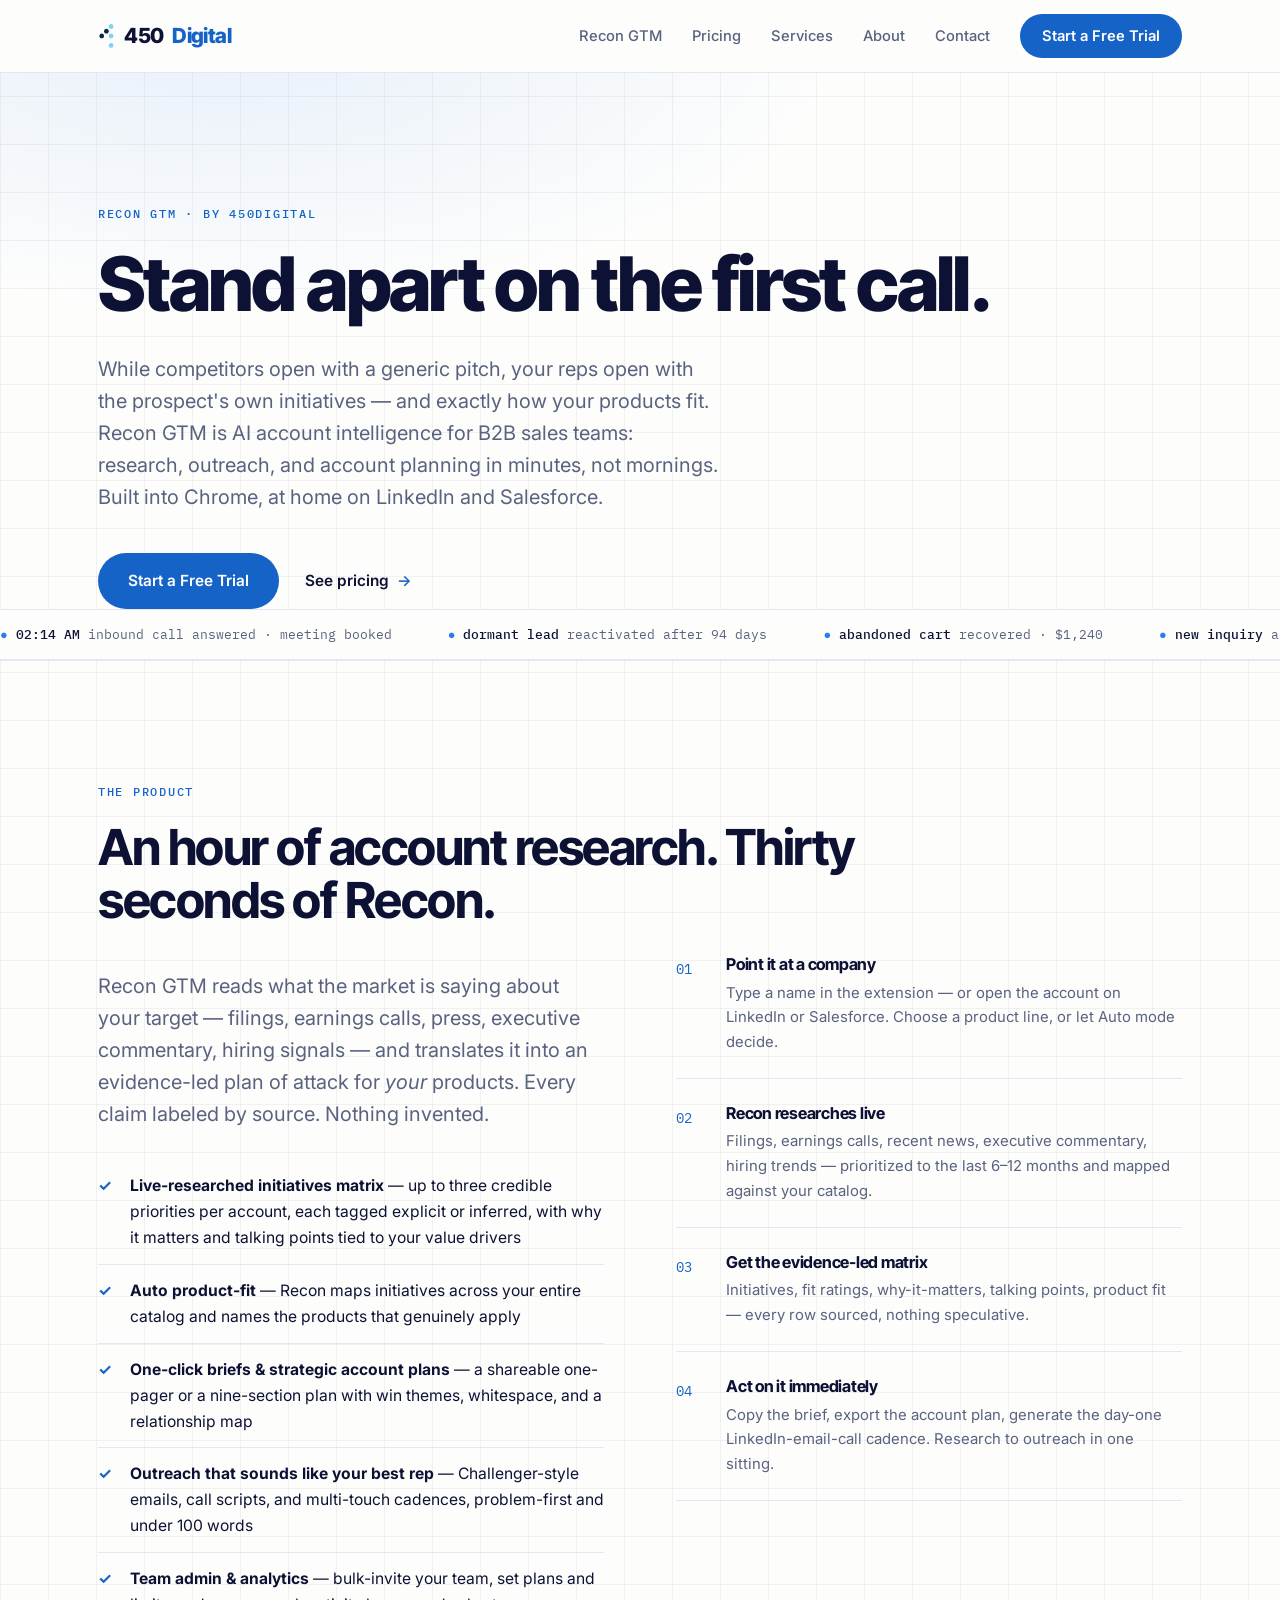
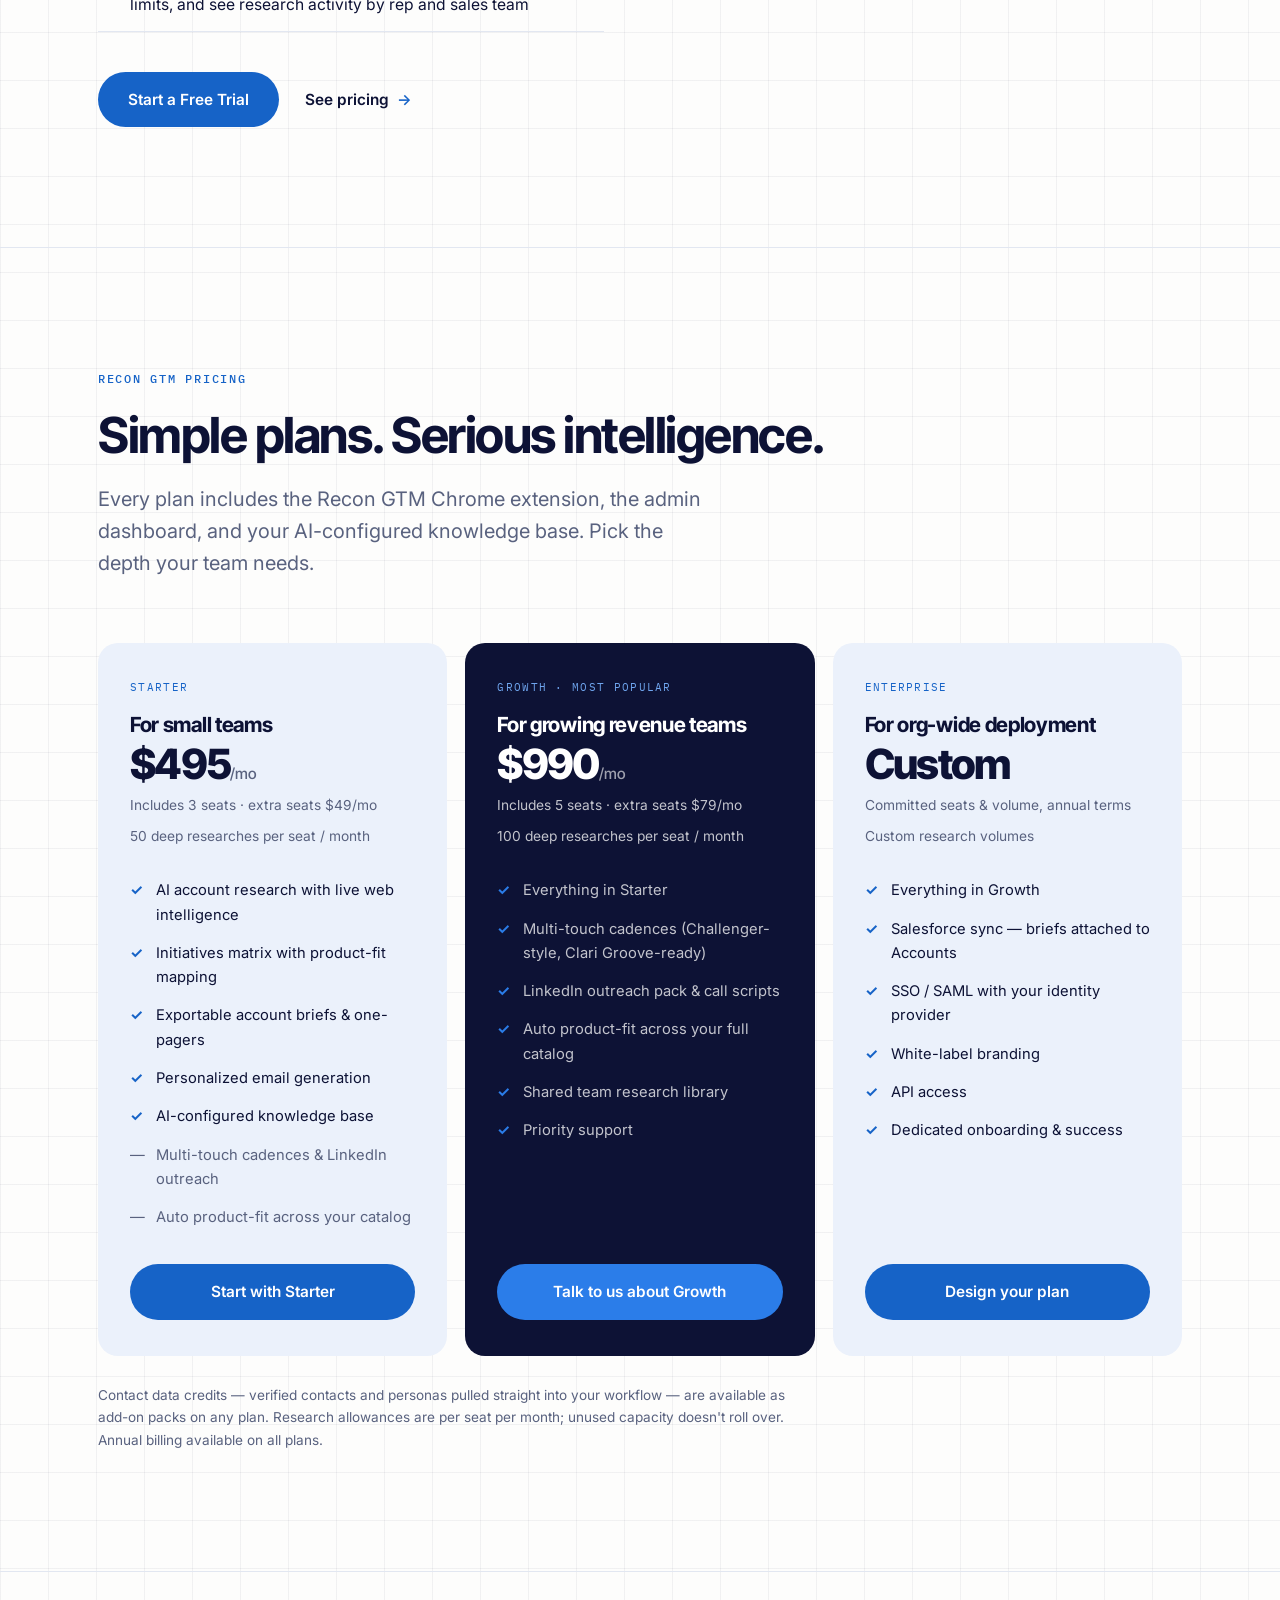
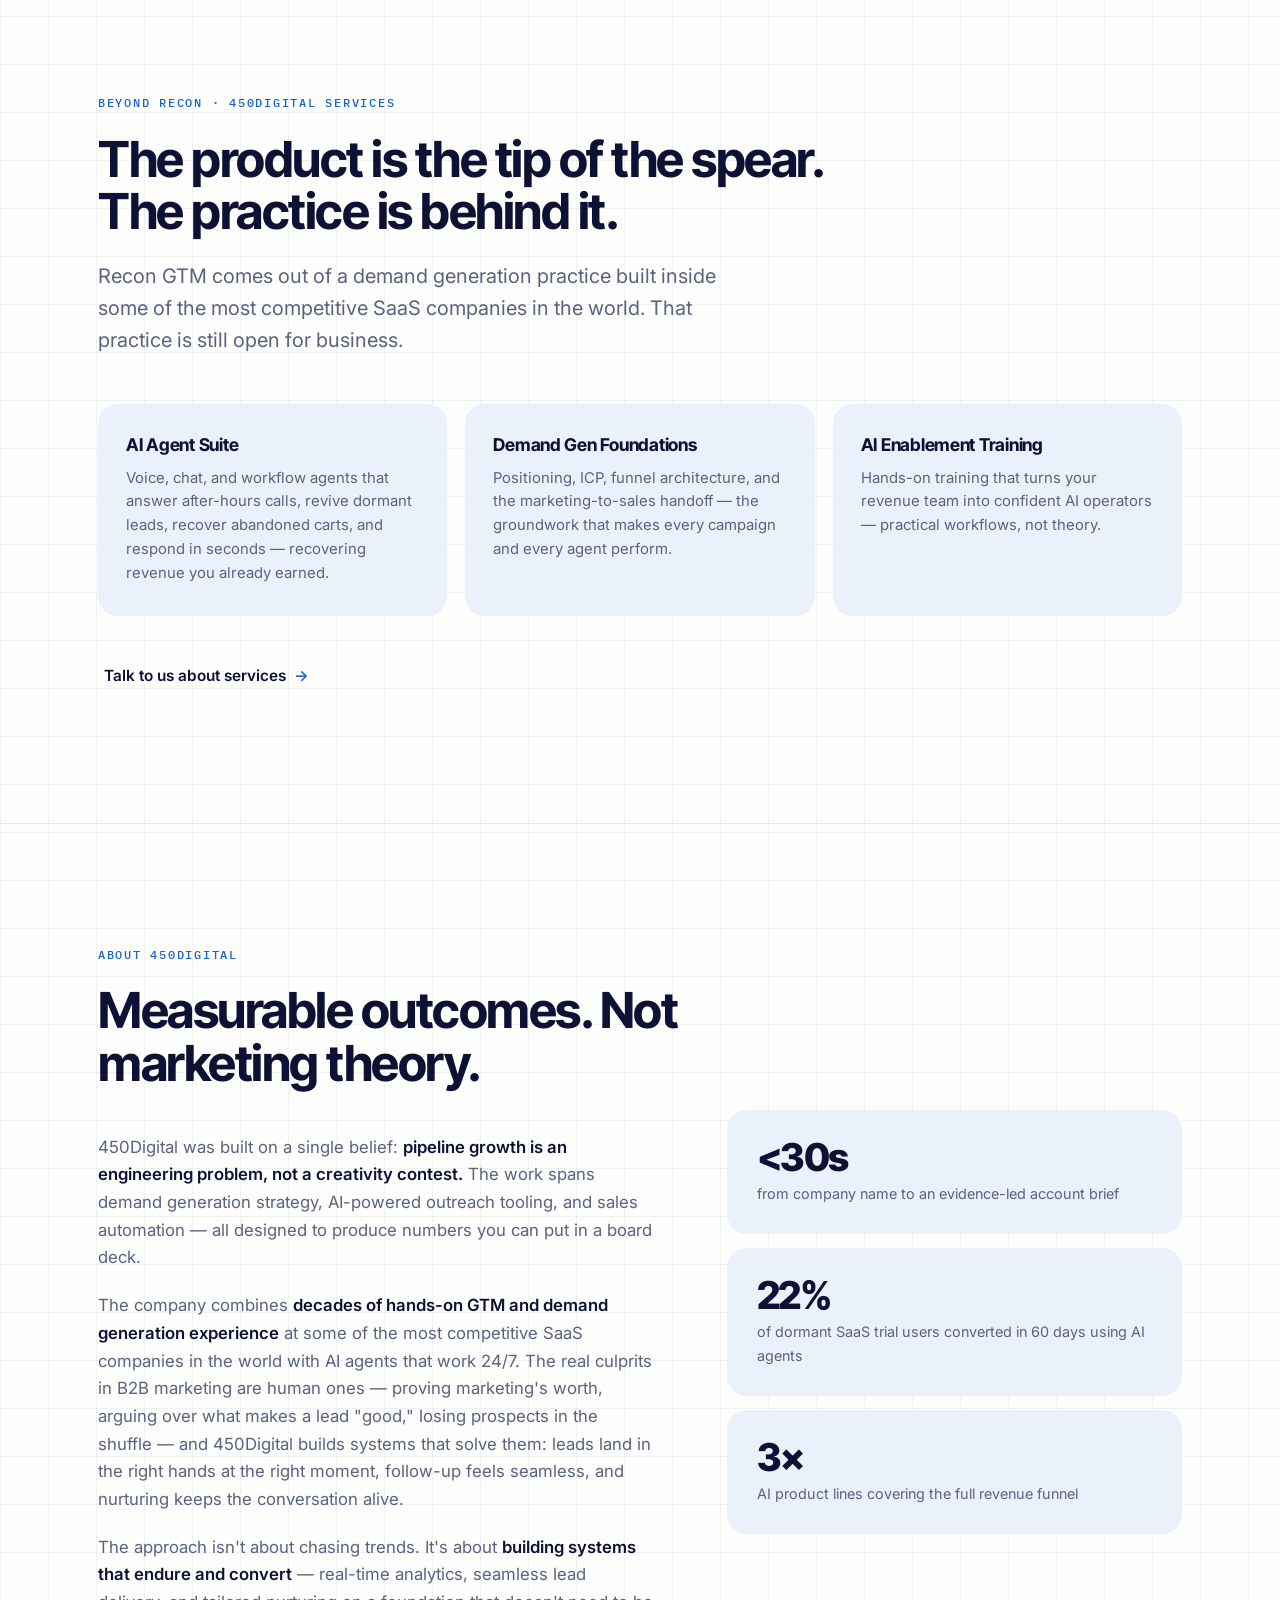
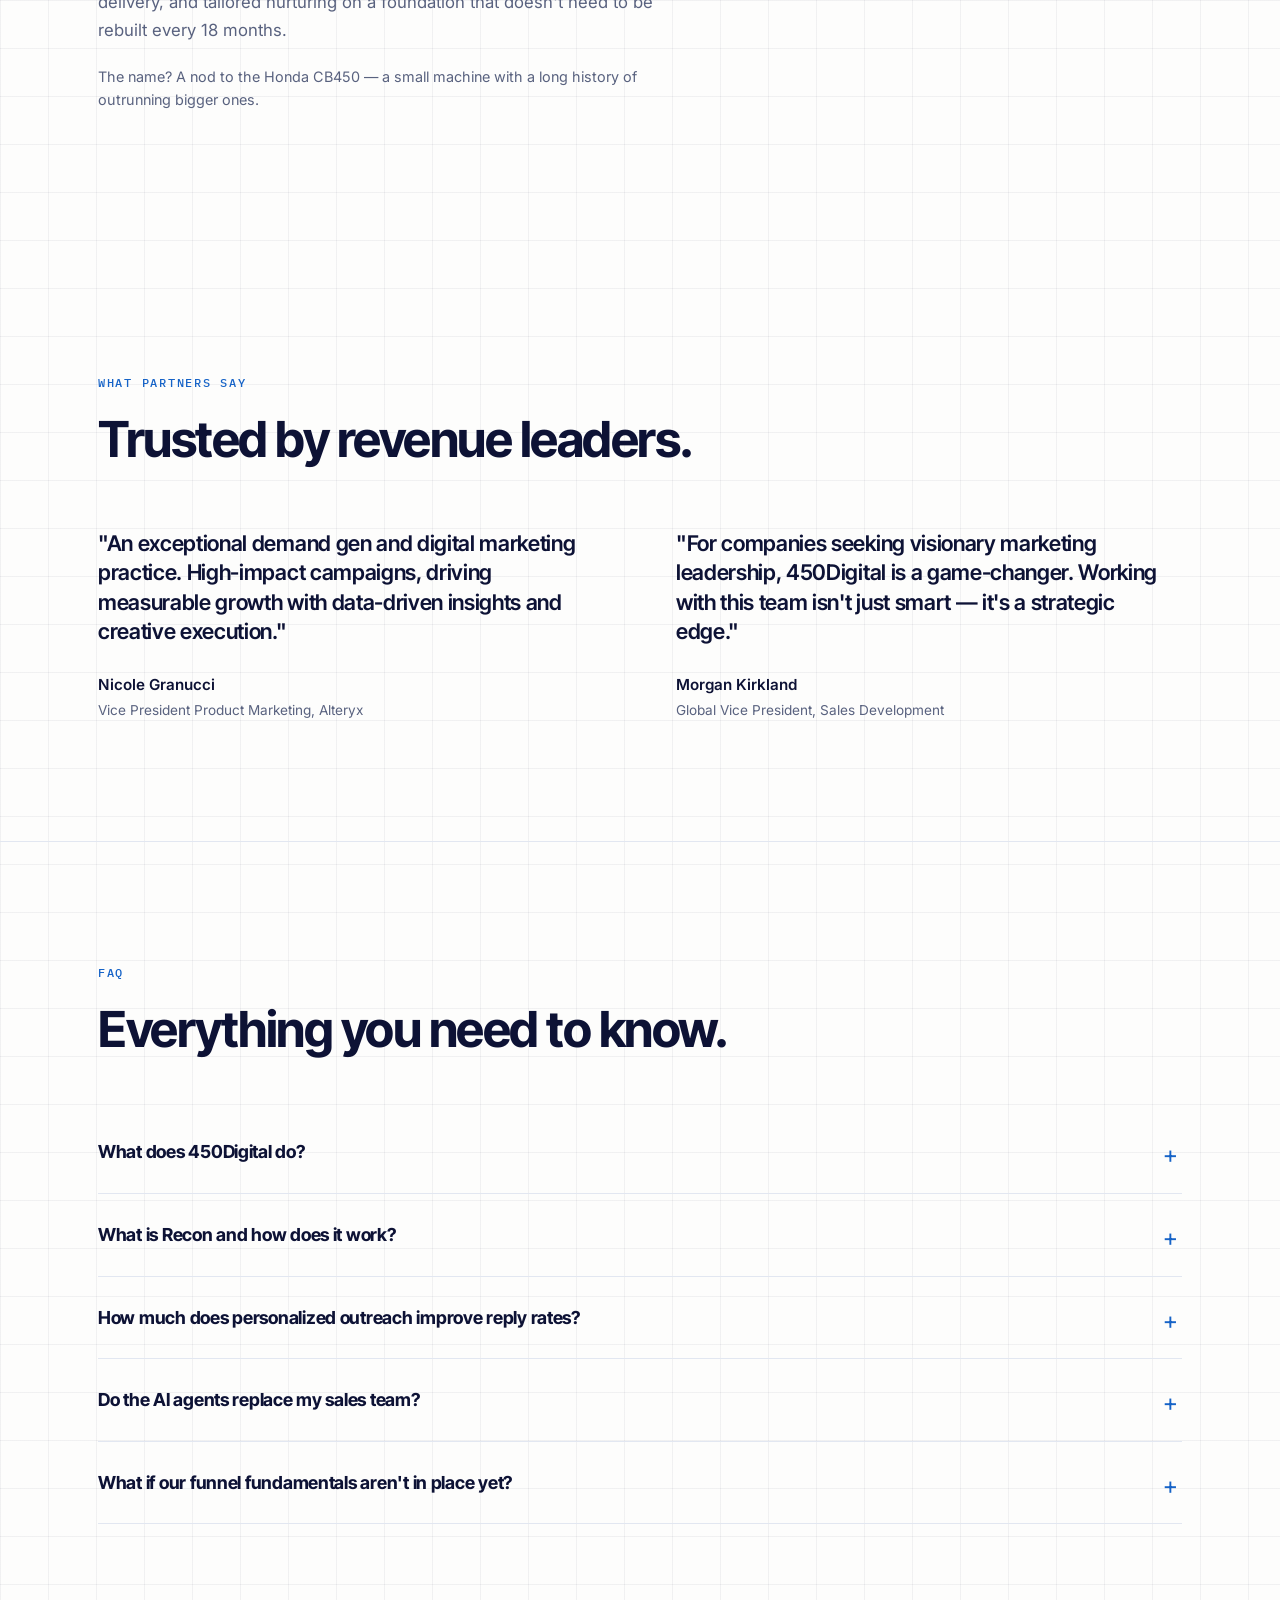
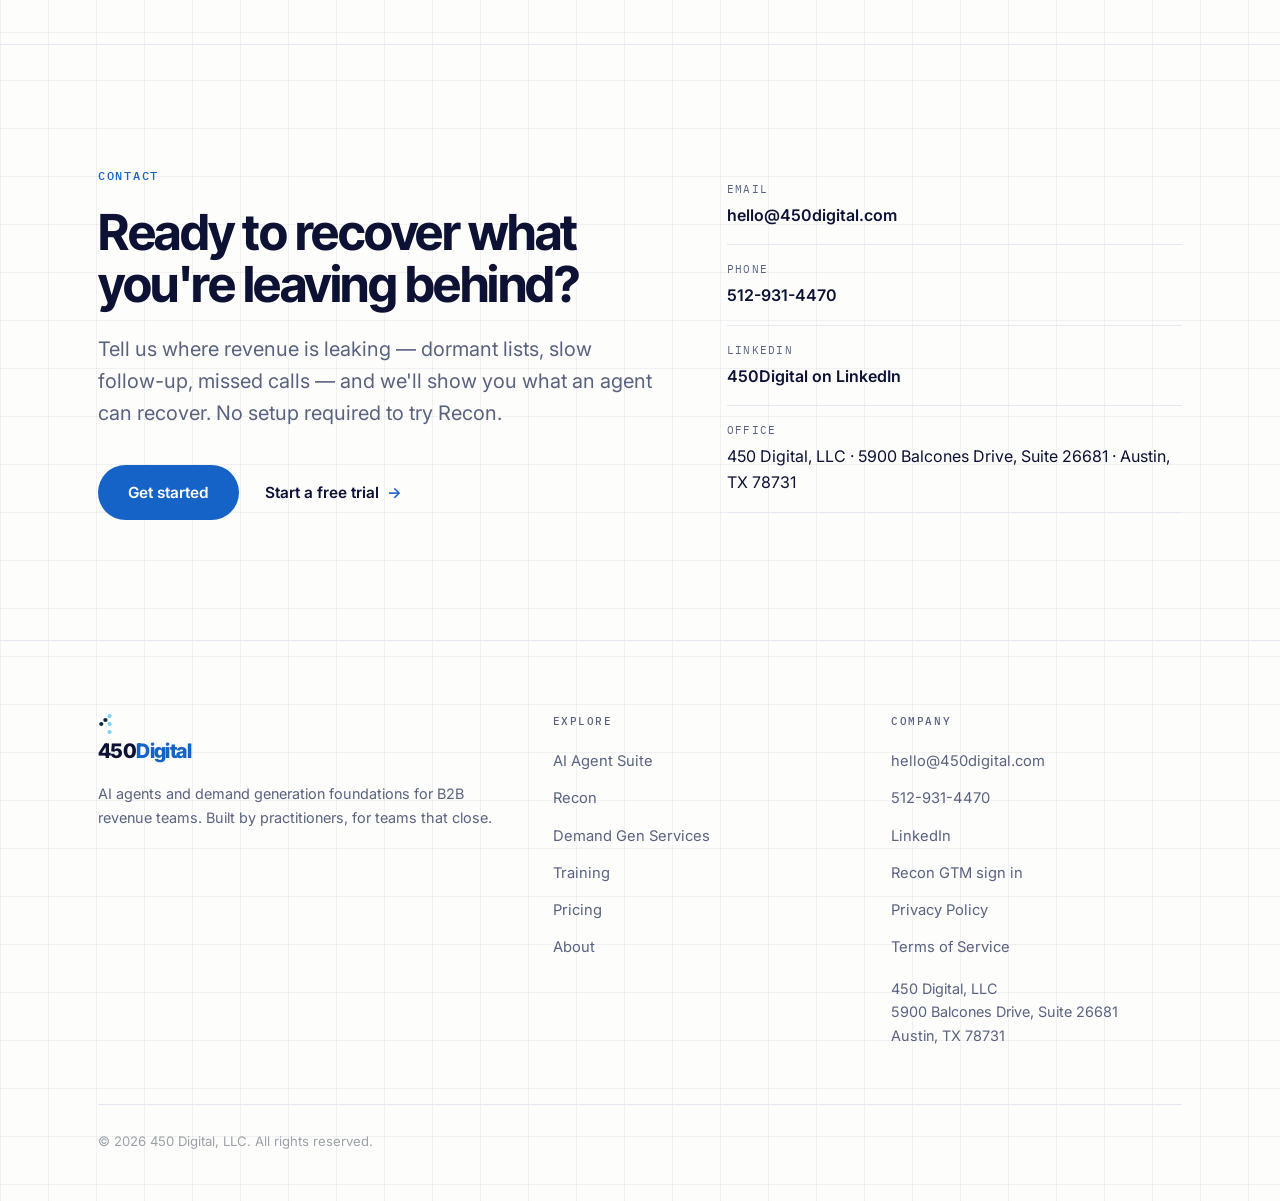
<file: index.html>
<!DOCTYPE html>
<html lang="en">
<head>
  <meta charset="UTF-8" />
  <meta name="viewport" content="width=device-width, initial-scale=1.0" />
  <title>Recon GTM by 450Digital — AI Account Intelligence for B2B Sales Teams</title>
  <meta name="description" content="Recon GTM researches any account in seconds — evidence-led initiatives, product fit, briefs, account plans, and outreach. Built by 450Digital." />
  <link rel="canonical" href="https://www.450digital.com/" />
  <meta name="robots" content="index, follow, max-image-preview:large" />
  <meta name="theme-color" content="#0D1235" />

  <!-- Open Graph -->
  <meta property="og:type" content="website" />
  <meta property="og:site_name" content="450Digital" />
  <meta property="og:title" content="450Digital — AI Agents & Demand Generation for B2B Revenue Teams" />
  <meta property="og:description" content="AI agents that recover what others leave behind: dormant leads, abandoned carts, after-hours calls. Plus Recon — AI account intelligence in under 30 seconds." />
  <meta property="og:url" content="https://www.450digital.com/" />

  <!-- Twitter -->
  <meta name="twitter:card" content="summary_large_image" />
  <meta name="twitter:title" content="450Digital — AI Agents & Demand Generation for B2B Revenue Teams" />
  <meta name="twitter:description" content="AI agents that recover what others leave behind: dormant leads, abandoned carts, after-hours calls. Plus Recon — AI account intelligence in under 30 seconds." />

  <!-- Structured data -->
  <script type="application/ld+json">
  {
    "@context": "https://schema.org",
    "@graph": [
      {
        "@type": "Organization",
        "@id": "https://www.450digital.com/#org",
        "name": "450 Digital, LLC",
        "alternateName": "450Digital",
        "url": "https://www.450digital.com/",
        "email": "hello@450digital.com",
        "telephone": "+1-512-931-4470",
        "address": {
          "@type": "PostalAddress",
          "streetAddress": "5900 Balcones Drive, Suite 26681",
          "addressLocality": "Austin",
          "addressRegion": "TX",
          "postalCode": "78731",
          "addressCountry": "US"
        },
        "sameAs": ["https://www.linkedin.com/company/450digital"],
        "description": "450Digital builds AI-powered revenue tools for B2B teams: AI agents that recover dormant leads, abandoned carts, and after-hours inquiries; Recon, an AI account intelligence tool for Salesforce and Chrome; and demand generation services and training.",
        "knowsAbout": ["demand generation", "AI sales agents", "account intelligence", "lead scoring", "B2B marketing", "sales automation"]
      },
      {
        "@type": "WebSite",
        "@id": "https://www.450digital.com/#website",
        "url": "https://www.450digital.com/",
        "name": "450Digital",
        "publisher": { "@id": "https://www.450digital.com/#org" }
      },
      {
        "@type": "SoftwareApplication",
        "name": "Recon GTM",
        "applicationCategory": "BusinessApplication",
        "operatingSystem": "Web, Chrome, Salesforce",
        "url": "https://recon.450digital.com",
        "description": "Recon is an AI-powered account research tool that works as a Chrome extension and integrates natively with Salesforce. It surfaces SEC filings analysis, hiring signals, competitive angles, and personalized outreach for any account in under 30 seconds.",
        "offers": { "@type": "Offer", "price": "0", "priceCurrency": "USD", "description": "Free trial" },
        "publisher": { "@id": "https://www.450digital.com/#org" }
      },
      {
        "@type": "FAQPage",
        "@id": "https://www.450digital.com/#faq",
        "mainEntity": [
          {
            "@type": "Question",
            "name": "What does 450Digital do?",
            "acceptedAnswer": { "@type": "Answer", "text": "450Digital builds AI-powered revenue tools for B2B teams. The flagship product, Recon, gives reps instant account intelligence — financials, hiring signals, competitive context, and personalized outreach — in under 30 seconds. The Agent Suite covers SMS and voice agents that reactivate dormant pipeline, recover abandoned carts, answer after-hours inquiries, and protect your reputation. Foundational demand generation services and training tie it all together." }
          },
          {
            "@type": "Question",
            "name": "What is Recon and how does it work?",
            "acceptedAnswer": { "@type": "Answer", "text": "Recon is an AI account research tool that works as a Chrome extension and integrates natively with Salesforce. When a rep opens any prospect account, Recon automatically pulls SEC filings, recent news, hiring trends, and competitive signals — then surfaces the insights most relevant to your product, along with a personalized outreach email and multi-step cadence. The full brief is ready in under 30 seconds." }
          },
          {
            "@type": "Question",
            "name": "How much does personalized outreach improve reply rates?",
            "acceptedAnswer": { "@type": "Answer", "text": "Personalized outreach based on real account intelligence consistently achieves 2–3× higher reply rates than generic templated messaging. The difference is relevance — when a rep references a buyer's actual strategic priorities, recent announcements, or hiring signals, the message stands out. Recon automates the research required to make every message that specific." }
          },
          {
            "@type": "Question",
            "name": "Do the AI agents replace my sales team?",
            "acceptedAnswer": { "@type": "Answer", "text": "No — they handle the work your team would never get around to doing: reviving old databases, answering at 2 AM, chasing abandoned carts, replying to reviews. Every agent hands warm, qualified conversations to humans at the right moment, so reps spend their time closing rather than chasing." }
          },
          {
            "@type": "Question",
            "name": "What if our funnel fundamentals aren't in place yet?",
            "acceptedAnswer": { "@type": "Answer", "text": "That's exactly what the Foundations services are for. Assessments, messaging work, nurture design, and attribution audits get the strategy right so AI has something solid to amplify — and the Demand Generation Foundations training brings your team along." }
          }
        ]
      }
    ]
  }
  </script>
  <link rel="icon" type="image/svg+xml" href="/logo-icon.svg" />
  <link rel="preconnect" href="https://fonts.googleapis.com" />
  <link rel="preconnect" href="https://fonts.gstatic.com" crossorigin />
  <link href="https://fonts.googleapis.com/css2?family=Inter+Tight:wght@600;700;800&family=Inter:wght@400;500;600&family=IBM+Plex+Mono:wght@400;500&display=swap" rel="stylesheet" />
  <style>
    :root {
      --ink: #0D1235;
      --smoke: #59627F;
      --paper: #FDFDFC;
      --fog: #EBF1FB;
      --hairline: #E2E7F1;
      --accent: #1663C7;
      --azure: #2B7DE9;
      --navy-deep: #0D1235;
      --grid: rgba(13, 18, 53, 0.05);
      --r-tile: 20px;
      --r-pill: 999px;
    }
    * { margin: 0; padding: 0; box-sizing: border-box; }
    html { scroll-behavior: smooth; }
    @media (prefers-reduced-motion: reduce) { html { scroll-behavior: auto; } }
    body {
      font-family: 'Inter', -apple-system, sans-serif;
      color: var(--ink);
      background-color: var(--paper);
      background-image:
        linear-gradient(var(--grid) 1px, transparent 1px),
        linear-gradient(90deg, var(--grid) 1px, transparent 1px);
      background-size: 48px 48px;
      line-height: 1.65;
      font-size: 16.5px;
      -webkit-font-smoothing: antialiased;
    }
    .wrap { max-width: 1140px; margin: 0 auto; padding: 0 28px; }
    section { padding: 120px 0; }
    .rule { border: 0; border-top: 1px solid var(--hairline); }

    h1, h2, h3 {
      font-family: 'Inter Tight', 'Inter', sans-serif;
      color: var(--ink); line-height: 1.06; letter-spacing: -0.035em;
    }
    h1 { font-size: clamp(2.7rem, 6.4vw, 4.7rem); font-weight: 800; }
    h2 { font-size: clamp(2rem, 4.4vw, 3.1rem); font-weight: 700; letter-spacing: -0.03em; }
    h3 { font-size: 1.14rem; font-weight: 700; letter-spacing: -0.015em; line-height: 1.3; }
    p { color: var(--smoke); }
    .lead { font-size: clamp(1.08rem, 1.6vw, 1.25rem); max-width: 620px; line-height: 1.6; }
    .measure { max-width: 780px; }

    .eyebrow {
      font-family: 'IBM Plex Mono', monospace;
      font-size: 0.78rem; font-weight: 500;
      letter-spacing: 0.14em; text-transform: uppercase;
      color: var(--accent); display: block; margin-bottom: 20px;
    }

    .btn {
      display: inline-flex; align-items: center; gap: 8px;
      padding: 15px 30px; border-radius: var(--r-pill);
      font-weight: 600; font-size: 0.96rem; text-decoration: none;
      transition: transform .12s ease, background .15s ease, color .15s ease;
    }
    .btn-ink { background: var(--accent); color: #fff; }
    .btn-ink:hover { background: #1152A6; transform: translateY(-1px); }
    .btn-quiet { color: var(--ink); padding: 15px 6px; }
    .btn-quiet::after { content: "→"; color: var(--accent); transition: transform .15s ease; }
    .btn-quiet:hover::after { transform: translateX(4px); }
    .btn:focus-visible, a:focus-visible { outline: 3px solid var(--accent); outline-offset: 3px; border-radius: 6px; }

    /* Nav */
    header {
      position: sticky; top: 0; z-index: 50;
      background: rgba(253, 253, 252, 0.85);
      backdrop-filter: blur(14px); -webkit-backdrop-filter: blur(14px);
      border-bottom: 1px solid var(--hairline);
    }
    .nav { display: flex; align-items: center; justify-content: space-between; height: 72px; }
    .logo {
      font-family: 'Inter Tight', sans-serif; font-weight: 800; font-size: 1.3rem;
      color: var(--ink); text-decoration: none; letter-spacing: -0.03em;
    }
    .logo span { color: var(--accent); }
    .logo { display: inline-flex; align-items: center; gap: 9px; }
    .logo-mark { height: 26px; width: auto; display: block; }
    .nav-links { display: flex; gap: 30px; align-items: center; }
    .nav-links a {
      color: var(--smoke); text-decoration: none; font-size: 0.92rem; font-weight: 500;
    }
    .nav-links a:hover { color: var(--ink); }
    .nav-cta {
      background: var(--accent); color: #fff !important;
      padding: 10px 22px; border-radius: var(--r-pill); font-weight: 600 !important;
    }
    .nav-cta:hover { background: #1152A6; }
    .nav-toggle { display: none; background: none; border: 0; color: var(--ink); font-size: 1.6rem; cursor: pointer; }

    /* Hero */
    .hero {
      padding: 130px 0 0;
      background: radial-gradient(1000px 460px at 18% -8%, rgba(43,125,233,0.10), transparent 62%);
    }
    .hero h1 { max-width: 900px; }
    .hero .lead { margin: 30px 0 40px; }
    .hero-actions { display: flex; gap: 20px; align-items: center; flex-wrap: wrap; }

    /* Experience strip */
    .exp {
      margin-top: 100px; padding: 26px 0;
      border-top: 1px solid var(--hairline);
      display: flex; gap: 18px 44px; flex-wrap: wrap; align-items: baseline;
    }
    .exp .k {
      font-family: 'IBM Plex Mono', monospace; font-size: 0.7rem;
      text-transform: uppercase; letter-spacing: 0.14em; color: var(--smoke);
    }
    .exp span:not(.k) {
      font-family: 'Inter Tight', sans-serif; font-weight: 700; font-size: 1.05rem;
      color: #9AA5C4; letter-spacing: -0.01em;
    }

    /* Recovery ledger */
    .ledger {
      border-top: 1px solid var(--hairline); border-bottom: 1px solid var(--hairline);
      overflow: hidden; padding: 14px 0; background: var(--paper);
    }
    .ledger-track {
      display: flex; gap: 56px; width: max-content;
      animation: ledger 45s linear infinite;
      font-family: 'IBM Plex Mono', monospace; font-size: 0.8rem;
      color: var(--smoke); white-space: nowrap;
    }
    .ledger-track b { color: var(--ink); font-weight: 500; }
    .ledger-track .dot { color: var(--azure); }
    @keyframes ledger { from { transform: translateX(0); } to { transform: translateX(-50%); } }
    @media (prefers-reduced-motion: reduce) { .ledger-track { animation: none; } }

    /* Agent tiles */
    .grid-3 { display: grid; grid-template-columns: repeat(3, 1fr); gap: 18px; margin-top: 64px; }
    .tile {
      background: var(--fog); border-radius: var(--r-tile);
      padding: 34px 30px;
      transition: transform .15s ease;
    }
    .tile:hover { transform: translateY(-3px); }
    .tile .icon { font-size: 1.5rem; margin-bottom: 20px; display: block; }
    .tile h3 { margin-bottom: 10px; }
    .tile p { font-size: 0.94rem; line-height: 1.6; }

    /* Pull-quote stat */
    .pull { padding: 110px 0; background: var(--navy-deep); }
    .pull blockquote {
      font-family: 'Inter Tight', sans-serif; font-weight: 700;
      font-size: clamp(1.9rem, 4.6vw, 3.4rem); line-height: 1.12;
      letter-spacing: -0.03em; color: #fff; max-width: 980px;
    }
    .pull blockquote em { font-style: normal; color: #5CA0F5; }
    .pull cite {
      display: block; margin-top: 26px; font-style: normal;
      font-family: 'IBM Plex Mono', monospace; font-size: 0.78rem;
      color: #6FA5EE; letter-spacing: 0.12em; text-transform: uppercase;
    }

    /* Recon */
    .recon-grid { display: grid; grid-template-columns: 1fr 1fr; gap: 72px; align-items: start; margin-top: 20px; }
    .recon ul { list-style: none; margin-top: 30px; }
    .recon ul li {
      padding: 13px 0 13px 32px; position: relative;
      color: var(--ink); font-size: 0.98rem; border-bottom: 1px solid var(--hairline);
    }
    .recon ul li::before { content: "✓"; position: absolute; left: 0; color: var(--accent); font-weight: 700; }
    .steps { margin-top: 8px; }
    .step { display: flex; gap: 22px; padding: 24px 0; border-bottom: 1px solid var(--hairline); }
    .step:first-child { padding-top: 0; }
    .step-num {
      font-family: 'IBM Plex Mono', monospace; color: var(--accent);
      font-size: 0.85rem; padding-top: 4px; min-width: 28px;
    }
    .step h3 { font-size: 1.02rem; margin-bottom: 5px; }
    .step p { font-size: 0.93rem; }
    .recon-actions { margin-top: 40px; display: flex; gap: 20px; align-items: center; flex-wrap: wrap; }

    /* Foundations */
    .chips { display: grid; grid-template-columns: repeat(3, 1fr); gap: 18px; margin-top: 64px; }
    .chip { background: var(--fog); border-radius: var(--r-tile); padding: 28px 26px; }
    .chip .tag {
      font-family: 'IBM Plex Mono', monospace; font-size: 0.66rem;
      color: var(--accent); text-transform: uppercase; letter-spacing: 0.12em;
      display: block; margin-bottom: 12px;
    }
    .chip h3 { font-size: 1rem; margin-bottom: 8px; }
    .chip p { font-size: 0.88rem; line-height: 1.55; }
    .svc-2 { display: grid; grid-template-columns: 1fr 1fr; gap: 18px; margin-top: 18px; }
    .svc-2 .tile h3 { font-size: 1.08rem; }

    /* Training */
    .training-grid { display: grid; grid-template-columns: 1.1fr 0.9fr; gap: 72px; align-items: center; }
    .training ul { list-style: none; margin: 30px 0 40px; }
    .training ul li { padding: 10px 0 10px 32px; position: relative; color: var(--ink); font-size: 0.98rem; }
    .training ul li::before { content: "→"; position: absolute; left: 0; color: var(--accent); }
    .playbook { background: var(--navy-deep); border-radius: var(--r-tile); padding: 42px 38px; }
    .playbook-cover {
      display: block; width: 62%; max-width: 260px; height: auto;
      margin: -70px auto 22px; filter: drop-shadow(0 18px 30px rgba(10,14,36,0.45));
    }
    .playbook h3 { font-size: 1.3rem; margin-bottom: 12px; color: #fff; }
    .playbook p { font-size: 0.95rem; margin-bottom: 28px; color: rgba(255,255,255,0.72); }
    .playbook .eyebrow { color: #6FA5EE; }

    /* Services band */
    .svc-grid { display: grid; grid-template-columns: repeat(3, 1fr); gap: 18px; margin-top: 48px; }
    .svc-card { background: var(--fog); border-radius: var(--r-tile); padding: 30px 28px; }
    .svc-card h3 { font-size: 1.1rem; margin-bottom: 10px; }
    .svc-card p { font-size: 0.93rem; color: var(--smoke); line-height: 1.6; }
    @media (max-width: 920px) { .svc-grid { grid-template-columns: 1fr; } }

    /* Pricing */
    .price-grid { display: grid; grid-template-columns: repeat(3, 1fr); gap: 18px; margin-top: 64px; align-items: stretch; }
    .price-card {
      background: var(--fog); border-radius: var(--r-tile);
      padding: 36px 32px; display: flex; flex-direction: column;
    }
    .price-card.featured { background: var(--navy-deep); }
    .price-card.featured h3, .price-card.featured .price { color: #fff; }
    .price-card.featured li, .price-card.featured .price-sub, .price-card.featured .seat-line { color: rgba(255,255,255,0.75); }
    .price-card.featured li::before { color: var(--azure); }
    .plan-tag {
      font-family: 'IBM Plex Mono', monospace; font-size: 0.68rem;
      text-transform: uppercase; letter-spacing: 0.12em; color: var(--accent); margin-bottom: 14px;
    }
    .price-card.featured .plan-tag { color: #6FA5EE; }
    .price-card h3 { font-size: 1.3rem; margin-bottom: 6px; }
    .price {
      font-family: 'Inter Tight', sans-serif; font-size: 2.6rem; font-weight: 800;
      color: var(--ink); letter-spacing: -0.04em; line-height: 1;
    }
    .price span { font-size: 0.95rem; font-weight: 500; color: var(--smoke); letter-spacing: 0; }
    .price-card.featured .price span { color: rgba(255,255,255,0.6); }
    .price-sub, .seat-line { font-size: 0.86rem; color: var(--smoke); margin-top: 8px; }
    .price-card ul { list-style: none; margin: 24px 0 28px; flex: 1; }
    .price-card li { padding: 7px 0 7px 26px; position: relative; font-size: 0.92rem; color: var(--ink); }
    .price-card li::before { content: "✓"; position: absolute; left: 0; color: var(--accent); font-weight: 700; }
    .price-card li.dim { color: var(--smoke); }
    .price-card li.dim::before { content: "—"; color: var(--smoke); font-weight: 400; }
    .price-note { font-size: 0.85rem; color: var(--smoke); margin-top: 28px; max-width: 720px; }
    @media (max-width: 920px) { .price-grid { grid-template-columns: 1fr; } }

    /* About */
    .about-grid { display: grid; grid-template-columns: 1.1fr 0.9fr; gap: 72px; margin-top: 20px; }
    .about-copy p { margin-bottom: 20px; font-size: 1.05rem; }
    .about-copy strong { color: var(--ink); font-weight: 600; }
    .about-stats { display: grid; gap: 14px; align-content: start; }
    .about-stat { background: var(--fog); border-radius: var(--r-tile); padding: 28px 30px; }
    .about-stat .num {
      font-family: 'Inter Tight', sans-serif; font-size: 2.4rem; font-weight: 800;
      color: var(--ink); letter-spacing: -0.04em; line-height: 1;
    }
    .about-stat .lbl { font-size: 0.9rem; color: var(--smoke); margin-top: 6px; }

    /* Origin — the one dark moment */
    .origin { background: var(--navy-deep); border-radius: 0; }
    .origin .eyebrow { color: #6FA5EE; }
    .origin h2 { color: #fff; }
    .origin-grid { display: grid; grid-template-columns: 1.05fr 0.95fr; gap: 72px; align-items: center; margin-top: 20px; }
    .origin figure { margin: 0; }
    .origin img { width: 100%; height: auto; display: block; border-radius: var(--r-tile); }
    .origin figcaption {
      font-family: 'IBM Plex Mono', monospace; font-size: 0.72rem;
      letter-spacing: 0.1em; text-transform: uppercase;
      color: rgba(255,255,255,0.45); margin-top: 16px;
    }
    .origin-copy p { color: rgba(255,255,255,0.72); margin-bottom: 20px; font-size: 1.05rem; }
    .origin-copy strong { color: #fff; font-weight: 600; }
    .origin-specs {
      display: flex; gap: 14px 36px; flex-wrap: wrap; margin-top: 34px;
      font-family: 'IBM Plex Mono', monospace; font-size: 0.76rem;
      color: rgba(255,255,255,0.5); letter-spacing: 0.08em; text-transform: uppercase;
    }

    /* Testimonials */
    .quote-grid { display: grid; grid-template-columns: 1fr 1fr; gap: 72px; margin-top: 64px; }
    .quote p {
      font-family: 'Inter Tight', sans-serif; font-weight: 600;
      color: var(--ink); font-size: 1.35rem; line-height: 1.35; letter-spacing: -0.015em;
    }
    .quote cite { display: block; margin-top: 26px; font-style: normal; font-weight: 600; color: var(--ink); font-size: 0.95rem; }
    .quote .role { color: var(--smoke); font-size: 0.85rem; font-weight: 400; display: block; margin-top: 2px; }

    /* FAQ */
    details { border-bottom: 1px solid var(--hairline); padding: 26px 0; }
    details summary {
      cursor: pointer; font-family: 'Inter Tight', sans-serif; font-weight: 700;
      color: var(--ink); font-size: 1.12rem; letter-spacing: -0.015em;
      list-style: none; position: relative; padding-right: 40px;
    }
    details summary::-webkit-details-marker { display: none; }
    details summary::after {
      content: "+"; position: absolute; right: 4px; top: -2px;
      color: var(--accent); font-size: 1.5rem; font-weight: 400;
    }
    details[open] summary::after { content: "–"; }
    details p { margin-top: 14px; font-size: 0.97rem; max-width: 820px; }
    .faq-list { margin-top: 56px; }

    /* Contact */
    .contact-grid { display: grid; grid-template-columns: 1.1fr 0.9fr; gap: 72px; align-items: center; }
    .contact-list { list-style: none; margin-top: 8px; }
    .contact-list li { padding: 16px 0; border-bottom: 1px solid var(--hairline); font-size: 1rem; }
    .contact-list li:first-child { padding-top: 0; }
    .contact-list a { color: var(--ink); font-weight: 600; text-decoration: none; }
    .contact-list a:hover { color: var(--accent); }
    .contact-list .k {
      font-family: 'IBM Plex Mono', monospace; font-size: 0.68rem;
      text-transform: uppercase; letter-spacing: 0.12em; color: var(--smoke);
      display: block; margin-bottom: 3px;
    }

    /* Footer */
    footer { border-top: 1px solid var(--hairline); padding: 72px 0 48px; }
    .foot-grid { display: grid; grid-template-columns: 1.4fr 1fr 1fr; gap: 48px; }
    .foot-logo {
      font-family: 'Inter Tight', sans-serif; font-weight: 800; font-size: 1.25rem;
      color: var(--ink); margin-bottom: 14px; letter-spacing: -0.03em;
    }
    .foot-logo span { color: var(--accent); }
    footer h4 {
      font-family: 'IBM Plex Mono', monospace; font-size: 0.68rem;
      text-transform: uppercase; letter-spacing: 0.14em; color: var(--smoke);
      margin-bottom: 16px; font-weight: 500;
    }
    footer ul { list-style: none; }
    footer ul li { margin-bottom: 10px; }
    footer a { color: var(--smoke); text-decoration: none; font-size: 0.92rem; }
    footer a:hover { color: var(--ink); }
    footer p { color: var(--smoke); font-size: 0.9rem; }
    .foot-copy {
      margin-top: 56px; padding-top: 26px; border-top: 1px solid var(--hairline);
      font-size: 0.82rem; color: #9AA1A8;
    }

    /* Responsive */
    @media (max-width: 920px) {
      section, .pull { padding: 80px 0; }
      .hero { padding: 88px 0 0; }
      .recon-grid, .training-grid, .about-grid, .origin-grid, .contact-grid, .quote-grid { grid-template-columns: 1fr; gap: 44px; }
      .grid-3, .chips { grid-template-columns: 1fr 1fr; }
      .svc-2 { grid-template-columns: 1fr; }
      .foot-grid { grid-template-columns: 1fr 1fr; }
      .nav-links {
        display: none; position: absolute; top: 72px; left: 0; right: 0;
        background: var(--paper); flex-direction: column; padding: 24px 28px;
        gap: 18px; align-items: flex-start; border-bottom: 1px solid var(--hairline);
      }
      .nav-links.open { display: flex; }
      .nav-toggle { display: block; }
      .exp { margin-top: 64px; }
    }
    @media (max-width: 560px) {
      .grid-3, .chips, .foot-grid { grid-template-columns: 1fr; }
    }
  </style>
</head>
<body>

<header>
  <div class="wrap nav">
    <a class="logo" href="#top"><img class="logo-mark" src="/logo-icon.svg" alt="" />450<span>Digital</span></a>
    <button class="nav-toggle" aria-label="Open menu" onclick="document.querySelector('.nav-links').classList.toggle('open')">☰</button>
    <nav class="nav-links">
      <a href="#recon">Recon GTM</a>
      <a href="#pricing">Pricing</a>
      <a href="#services">Services</a>
      <a href="#about">About</a>
      <a href="#contact">Contact</a>
      <a class="nav-cta" href="mailto:hello@450digital.com?subject=Recon%20GTM%20Free%20Trial">Start a Free Trial</a>
    </nav>
  </div>
</header>

<main id="top">

  <!-- Hero -->
  <div class="hero">
    <div class="wrap">
      <span class="eyebrow">Recon GTM · by 450Digital</span>
      <h1>Stand apart on the first call.</h1>
      <p class="lead">While competitors open with a generic pitch, your reps open with the prospect's own initiatives — and exactly how your products fit. Recon GTM is AI account intelligence for B2B sales teams: research, outreach, and account planning in minutes, not mornings. Built into Chrome, at home on LinkedIn and Salesforce.</p>
      <div class="hero-actions">
        <a class="btn btn-ink" href="mailto:hello@450digital.com?subject=Recon%20GTM%20Free%20Trial">Start a Free Trial</a>
        <a class="btn btn-quiet" href="#pricing">See pricing</a>
      </div>
      
    </div>

    <!-- Signature: the recovery ledger -->
    <div class="ledger" aria-hidden="true">
      <div class="ledger-track">
        <span><span class="dot">●</span> <b>02:14 AM</b> inbound call answered · meeting booked</span>
        <span><span class="dot">●</span> <b>dormant lead</b> reactivated after 94 days</span>
        <span><span class="dot">●</span> <b>abandoned cart</b> recovered · $1,240</span>
        <span><span class="dot">●</span> <b>new inquiry</b> answered in 6 seconds</span>
        <span><span class="dot">●</span> <b>1-star review</b> intercepted · customer retained</span>
        <span><span class="dot">●</span> <b>account brief</b> generated in 28 seconds</span>
        <span><span class="dot">●</span> <b>02:14 AM</b> inbound call answered · meeting booked</span>
        <span><span class="dot">●</span> <b>dormant lead</b> reactivated after 94 days</span>
        <span><span class="dot">●</span> <b>abandoned cart</b> recovered · $1,240</span>
        <span><span class="dot">●</span> <b>new inquiry</b> answered in 6 seconds</span>
        <span><span class="dot">●</span> <b>1-star review</b> intercepted · customer retained</span>
        <span><span class="dot">●</span> <b>account brief</b> generated in 28 seconds</span>
      </div>
    </div>
  </div>

  <!-- Agent Suite -->
  

  <hr class="rule" />

  <!-- Pricing -->
  <!-- Recon: the product -->
  <section id="recon" class="recon">
    <div class="wrap">
      <span class="eyebrow">The Product</span>
      <h2 class="measure">An hour of account research. Thirty seconds of Recon.</h2>
      <div class="recon-grid">
        <div>
          <p class="lead" style="margin-top:24px;">Recon GTM reads what the market is saying about your target — filings, earnings calls, press, executive commentary, hiring signals — and translates it into an evidence-led plan of attack for <em>your</em> products. Every claim labeled by source. Nothing invented.</p>
          <ul>
            <li><b>Live-researched initiatives matrix</b> — up to three credible priorities per account, each tagged explicit or inferred, with why it matters and talking points tied to your value drivers</li>
            <li><b>Auto product-fit</b> — Recon maps initiatives across your entire catalog and names the products that genuinely apply</li>
            <li><b>One-click briefs &amp; strategic account plans</b> — a shareable one-pager or a nine-section plan with win themes, whitespace, and a relationship map</li>
            <li><b>Outreach that sounds like your best rep</b> — Challenger-style emails, call scripts, and multi-touch cadences, problem-first and under 100 words</li>
            <li><b>Team admin &amp; analytics</b> — bulk-invite your team, set plans and limits, and see research activity by rep and sales team</li>
          </ul>
          <div class="recon-actions">
            <a class="btn btn-ink" href="mailto:hello@450digital.com?subject=Recon%20GTM%20Free%20Trial">Start a Free Trial</a>
            <a class="btn btn-quiet" href="#pricing">See pricing</a>
          </div>
        </div>
        <div>
          <div class="steps">
            <div class="step"><div class="step-num">01</div><div><h3>Point it at a company</h3><p>Type a name in the extension — or open the account on LinkedIn or Salesforce. Choose a product line, or let Auto mode decide.</p></div></div>
            <div class="step"><div class="step-num">02</div><div><h3>Recon researches live</h3><p>Filings, earnings calls, recent news, executive commentary, hiring trends — prioritized to the last 6–12 months and mapped against your catalog.</p></div></div>
            <div class="step"><div class="step-num">03</div><div><h3>Get the evidence-led matrix</h3><p>Initiatives, fit ratings, why-it-matters, talking points, product fit — every row sourced, nothing speculative.</p></div></div>
            <div class="step"><div class="step-num">04</div><div><h3>Act on it immediately</h3><p>Copy the brief, export the account plan, generate the day-one LinkedIn-email-call cadence. Research to outreach in one sitting.</p></div></div>
          </div>
        </div>
      </div>
    </div>
  </section>

  <hr class="rule" />

  <section id="pricing">
    <div class="wrap">
      <span class="eyebrow">Recon GTM Pricing</span>
      <h2 class="measure">Simple plans. Serious intelligence.</h2>
      <p class="lead" style="margin-top:22px;">Every plan includes the Recon GTM Chrome extension, the admin dashboard, and your AI-configured knowledge base. Pick the depth your team needs.</p>
      <div class="price-grid">

        <div class="price-card">
          <div class="plan-tag">Starter</div>
          <h3>For small teams</h3>
          <div class="price">$495<span>/mo</span></div>
          <div class="price-sub">Includes 3 seats · extra seats $49/mo</div>
          <div class="seat-line">50 deep researches per seat / month</div>
          <ul>
            <li>AI account research with live web intelligence</li>
            <li>Initiatives matrix with product-fit mapping</li>
            <li>Exportable account briefs &amp; one-pagers</li>
            <li>Personalized email generation</li>
            <li>AI-configured knowledge base</li>
            <li class="dim">Multi-touch cadences &amp; LinkedIn outreach</li>
            <li class="dim">Auto product-fit across your catalog</li>
          </ul>
          <a class="btn btn-ink" href="mailto:hello@450digital.com?subject=Recon%20GTM%20Starter" style="justify-content:center;">Start with Starter</a>
        </div>

        <div class="price-card featured">
          <div class="plan-tag">Growth · Most Popular</div>
          <h3>For growing revenue teams</h3>
          <div class="price">$990<span>/mo</span></div>
          <div class="price-sub">Includes 5 seats · extra seats $79/mo</div>
          <div class="seat-line">100 deep researches per seat / month</div>
          <ul>
            <li>Everything in Starter</li>
            <li>Multi-touch cadences (Challenger-style, Clari Groove-ready)</li>
            <li>LinkedIn outreach pack &amp; call scripts</li>
            <li>Auto product-fit across your full catalog</li>
            <li>Shared team research library</li>
            <li>Priority support</li>
          </ul>
          <a class="btn btn-ink" href="mailto:hello@450digital.com?subject=Recon%20GTM%20Growth" style="justify-content:center;background:var(--azure);">Talk to us about Growth</a>
        </div>

        <div class="price-card">
          <div class="plan-tag">Enterprise</div>
          <h3>For org-wide deployment</h3>
          <div class="price">Custom</div>
          <div class="price-sub">Committed seats &amp; volume, annual terms</div>
          <div class="seat-line">Custom research volumes</div>
          <ul>
            <li>Everything in Growth</li>
            <li>Salesforce sync — briefs attached to Accounts</li>
            <li>SSO / SAML with your identity provider</li>
            <li>White-label branding</li>
            <li>API access</li>
            <li>Dedicated onboarding &amp; success</li>
          </ul>
          <a class="btn btn-ink" href="mailto:hello@450digital.com?subject=Recon%20GTM%20Enterprise" style="justify-content:center;">Design your plan</a>
        </div>

      </div>
      <p class="price-note">Contact data credits — verified contacts and personas pulled straight into your workflow — are available as add-on packs on any plan. Research allowances are per seat per month; unused capacity doesn't roll over. Annual billing available on all plans.</p>
    </div>
  </section>

  <hr class="rule" />

  <section id="services">
    <div class="wrap">
      <span class="eyebrow">Beyond Recon · 450Digital Services</span>
      <h2 class="measure">The product is the tip of the spear. The practice is behind it.</h2>
      <p class="lead" style="margin-top:22px;">Recon GTM comes out of a demand generation practice built inside some of the most competitive SaaS companies in the world. That practice is still open for business.</p>
      <div class="svc-grid">
        <div class="svc-card">
          <h3>AI Agent Suite</h3>
          <p>Voice, chat, and workflow agents that answer after-hours calls, revive dormant leads, recover abandoned carts, and respond in seconds — recovering revenue you already earned.</p>
        </div>
        <div class="svc-card">
          <h3>Demand Gen Foundations</h3>
          <p>Positioning, ICP, funnel architecture, and the marketing-to-sales handoff — the groundwork that makes every campaign and every agent perform.</p>
        </div>
        <div class="svc-card">
          <h3>AI Enablement Training</h3>
          <p>Hands-on training that turns your revenue team into confident AI operators — practical workflows, not theory.</p>
        </div>
      </div>
      <div style="margin-top:32px;"><a class="btn btn-quiet" href="#contact">Talk to us about services</a></div>
    </div>
  </section>

  <hr class="rule" />

  <!-- About -->
  <section id="about">
    <div class="wrap">
      <span class="eyebrow">About 450Digital</span>
      <h2 class="measure">Measurable outcomes. Not marketing theory.</h2>
      <div class="about-grid">
        <div class="about-copy">
          <p style="margin-top:24px;">450Digital was built on a single belief: <strong>pipeline growth is an engineering problem, not a creativity contest.</strong> The work spans demand generation strategy, AI-powered outreach tooling, and sales automation — all designed to produce numbers you can put in a board deck.</p>
          <p>The company combines <strong>decades of hands-on GTM and demand generation experience</strong> at some of the most competitive SaaS companies in the world with AI agents that work 24/7. The real culprits in B2B marketing are human ones — proving marketing's worth, arguing over what makes a lead "good," losing prospects in the shuffle — and 450Digital builds systems that solve them: leads land in the right hands at the right moment, follow-up feels seamless, and nurturing keeps the conversation alive.</p>
          <p>The approach isn't about chasing trends. It's about <strong>building systems that endure and convert</strong> — real-time analytics, seamless lead delivery, and tailored nurturing on a foundation that doesn't need to be rebuilt every 18 months.</p>
          <p class="sub" style="color:var(--smoke);font-size:0.9rem;">The name? A nod to the Honda CB450 — a small machine with a long history of outrunning bigger ones.</p>
        </div>
        <div class="about-stats">
          <div class="about-stat"><div class="num">&lt;30s</div><div class="lbl">from company name to an evidence-led account brief</div></div>
          <div class="about-stat"><div class="num">22%</div><div class="lbl">of dormant SaaS trial users converted in 60 days using AI agents</div></div>
          <div class="about-stat"><div class="num">3×</div><div class="lbl">AI product lines covering the full revenue funnel</div></div>
        </div>
      </div>
    </div>
  </section>

  

  <!-- Testimonials -->
  <section>
    <div class="wrap">
      <span class="eyebrow">What Partners Say</span>
      <h2 class="measure">Trusted by revenue leaders.</h2>
      <div class="quote-grid">
        <div class="quote">
          <p>"An exceptional demand gen and digital marketing practice. High-impact campaigns, driving measurable growth with data-driven insights and creative execution."</p>
          <cite>Nicole Granucci <span class="role">Vice President Product Marketing, Alteryx</span></cite>
        </div>
        <div class="quote">
          <p>"For companies seeking visionary marketing leadership, 450Digital is a game-changer. Working with this team isn't just smart — it's a strategic edge."</p>
          <cite>Morgan Kirkland <span class="role">Global Vice President, Sales Development</span></cite>
        </div>
      </div>
    </div>
  </section>

  <hr class="rule" />

  <!-- FAQ -->
  <section id="faq">
    <div class="wrap">
      <span class="eyebrow">FAQ</span>
      <h2 class="measure">Everything you need to know.</h2>
      <div class="faq-list">
        <details>
          <summary>What does 450Digital do?</summary>
          <p>450Digital builds AI-powered revenue tools for B2B teams. The flagship product, Recon, gives reps instant account intelligence — financials, hiring signals, competitive context, and personalized outreach — in under 30 seconds. The Agent Suite covers SMS and voice agents that reactivate dormant pipeline, recover abandoned carts, answer after-hours inquiries, and protect your reputation. Foundational demand generation services and training tie it all together.</p>
        </details>
        <details>
          <summary>What is Recon and how does it work?</summary>
          <p>Recon is an AI account research tool that works as a Chrome extension and integrates natively with Salesforce. When a rep opens any prospect account, Recon automatically pulls SEC filings, recent news, hiring trends, and competitive signals — then surfaces the insights most relevant to your product, along with a personalized outreach email and multi-step cadence. The full brief is ready in under 30 seconds.</p>
        </details>
        <details>
          <summary>How much does personalized outreach improve reply rates?</summary>
          <p>Personalized outreach based on real account intelligence consistently achieves 2–3× higher reply rates than generic templated messaging. The difference is relevance — when a rep references a buyer's actual strategic priorities, recent announcements, or hiring signals, the message stands out. Recon automates the research required to make every message that specific.</p>
        </details>
        <details>
          <summary>Do the AI agents replace my sales team?</summary>
          <p>No — they handle the work your team would "never get around to doing": reviving old databases, answering at 2 AM, chasing abandoned carts, replying to reviews. Every agent hands warm, qualified conversations to humans at the right moment, so reps spend their time closing rather than chasing.</p>
        </details>
        <details>
          <summary>What if our funnel fundamentals aren't in place yet?</summary>
          <p>That's exactly what the Foundations services are for. Assessments, messaging work, nurture design, and attribution audits get the strategy right so AI has something solid to amplify — and the Demand Generation Foundations training brings your team along.</p>
        </details>
      </div>
    </div>
  </section>

  <hr class="rule" />

  <!-- Contact -->
  <section id="contact">
    <div class="wrap contact-grid">
      <div>
        <span class="eyebrow">Contact</span>
        <h2>Ready to recover what you're leaving behind?</h2>
        <p class="lead" style="margin-top:22px;">Tell us where revenue is leaking — dormant lists, slow follow-up, missed calls — and we'll show you what an agent can recover. No setup required to try Recon.</p>
        <div class="hero-actions" style="margin-top:36px;">
          <a class="btn btn-ink" href="mailto:hello@450digital.com?subject=450Digital%20Inquiry">Get started</a>
          <a class="btn btn-quiet" href="mailto:hello@450digital.com?subject=Recon%20GTM%20Free%20Trial">Start a free trial</a>
        </div>
      </div>
      <div>
        <ul class="contact-list">
          <li><span class="k">Email</span><a href="mailto:hello@450digital.com">hello@450digital.com</a></li>
          <li><span class="k">Phone</span><a href="tel:+15129314470">512-931-4470</a></li>
          <li><span class="k">LinkedIn</span><a href="https://www.linkedin.com/company/450digital" rel="noopener">450Digital on LinkedIn</a></li>
          <li><span class="k">Office</span>450 Digital, LLC · 5900 Balcones Drive, Suite 26681 · Austin, TX 78731</li>
        </ul>
      </div>
    </div>
  </section>

</main>

<footer>
  <div class="wrap">
    <div class="foot-grid">
      <div>
        <div class="foot-logo"><img class="logo-mark" src="/logo-icon.svg" alt="" style="height:22px;vertical-align:-4px;margin-right:8px;" />450<span>Digital</span></div>
        <p>AI agents and demand generation foundations for B2B revenue teams. Built by practitioners, for teams that close.</p>
      </div>
      <div>
        <h4>Explore</h4>
        <ul>
          <li><a href="#agents">AI Agent Suite</a></li>
          <li><a href="#recon">Recon</a></li>
          <li><a href="#foundations">Demand Gen Services</a></li>
          <li><a href="#training">Training</a></li>
          <li><a href="#pricing">Pricing</a></li>
          <li><a href="#about">About</a></li>
        </ul>
      </div>
      <div>
        <h4>Company</h4>
        <ul>
          <li><a href="mailto:hello@450digital.com">hello@450digital.com</a></li>
          <li><a href="tel:+15129314470">512-931-4470</a></li>
          <li><a href="https://www.linkedin.com/company/450digital" rel="noopener">LinkedIn</a></li>
          <li><a href="https://recon.450digital.com">Recon GTM sign in</a></li>
          <li><a href="/privacy.html">Privacy Policy</a></li>
          <li><a href="/terms.html">Terms of Service</a></li>
        </ul>
        <p style="margin-top:16px;">450 Digital, LLC<br/>5900 Balcones Drive, Suite 26681<br/>Austin, TX 78731</p>
      </div>
    </div>
    <div class="foot-copy">© 2026 450 Digital, LLC. All rights reserved.</div>
  </div>
</footer>

</body>
</html>
</file>
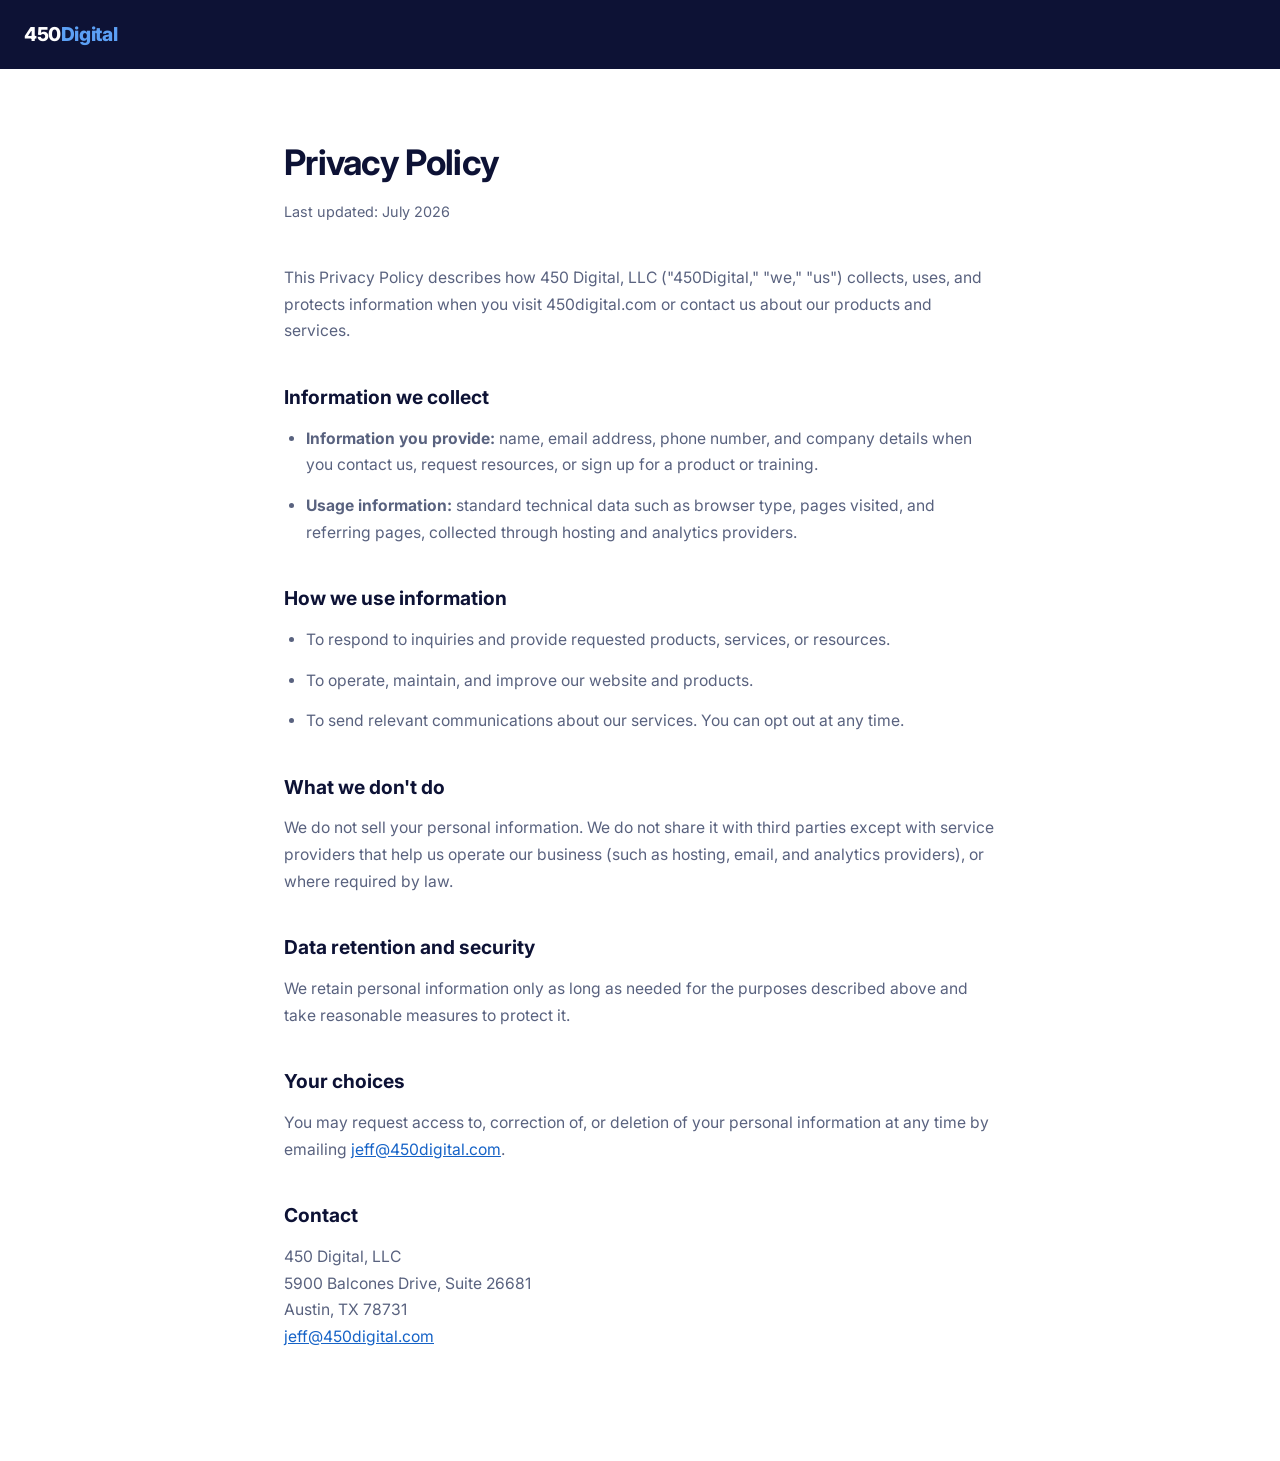
<file: privacy.html>
<!DOCTYPE html>
<html lang="en">
<head>
  <meta charset="UTF-8" />
  <meta name="viewport" content="width=device-width, initial-scale=1.0" />
  <title>Privacy Policy — 450Digital</title>
  <meta name="robots" content="noindex" />
  <link rel="preconnect" href="https://fonts.googleapis.com" />
  <link rel="preconnect" href="https://fonts.gstatic.com" crossorigin />
  <link href="https://fonts.googleapis.com/css2?family=Inter:wght@400;600;700;800&display=swap" rel="stylesheet" />
  <style>
    :root { --navy:#0D1235; --ink:#0D1235; --slate:#59627F; --line:#E2E7F1; --red:#1663C7; }
    * { margin:0; padding:0; box-sizing:border-box; }
    body { font-family:'Inter',-apple-system,sans-serif; color:var(--ink); line-height:1.7; }
    header { background:var(--navy); padding:18px 24px; }
    header a { color:#fff; font-weight:800; font-size:1.2rem; text-decoration:none; letter-spacing:-0.02em; }
    header a span { color:#5CA0F5; }
    .wrap { max-width:760px; margin:0 auto; padding:64px 24px 96px; }
    h1 { color:var(--navy); font-size:2.2rem; letter-spacing:-0.02em; margin-bottom:8px; }
    .updated { color:var(--slate); font-size:0.9rem; margin-bottom:40px; }
    h2 { color:var(--navy); font-size:1.2rem; margin:36px 0 12px; }
    p, li { color:var(--slate); font-size:0.98rem; margin-bottom:14px; }
    ul { padding-left:22px; }
    a.inline { color:var(--red); }
  </style>
</head>
<body>
<header><a href="/">450<span>Digital</span></a></header>
<div class="wrap">
  <h1>Privacy Policy</h1>
  <p class="updated">Last updated: July 2026</p>

  <p>This Privacy Policy describes how 450 Digital, LLC ("450Digital," "we," "us") collects, uses, and protects information when you visit 450digital.com or contact us about our products and services.</p>

  <h2>Information we collect</h2>
  <ul>
    <li><strong>Information you provide:</strong> name, email address, phone number, and company details when you contact us, request resources, or sign up for a product or training.</li>
    <li><strong>Usage information:</strong> standard technical data such as browser type, pages visited, and referring pages, collected through hosting and analytics providers.</li>
  </ul>

  <h2>How we use information</h2>
  <ul>
    <li>To respond to inquiries and provide requested products, services, or resources.</li>
    <li>To operate, maintain, and improve our website and products.</li>
    <li>To send relevant communications about our services. You can opt out at any time.</li>
  </ul>

  <h2>What we don't do</h2>
  <p>We do not sell your personal information. We do not share it with third parties except with service providers that help us operate our business (such as hosting, email, and analytics providers), or where required by law.</p>

  <h2>Data retention and security</h2>
  <p>We retain personal information only as long as needed for the purposes described above and take reasonable measures to protect it.</p>

  <h2>Your choices</h2>
  <p>You may request access to, correction of, or deletion of your personal information at any time by emailing <a class="inline" href="mailto:jeff@450digital.com">jeff@450digital.com</a>.</p>

  <h2>Contact</h2>
  <p>450 Digital, LLC<br/>5900 Balcones Drive, Suite 26681<br/>Austin, TX 78731<br/><a class="inline" href="mailto:jeff@450digital.com">jeff@450digital.com</a></p>
</div>
</body>
</html>
</file>
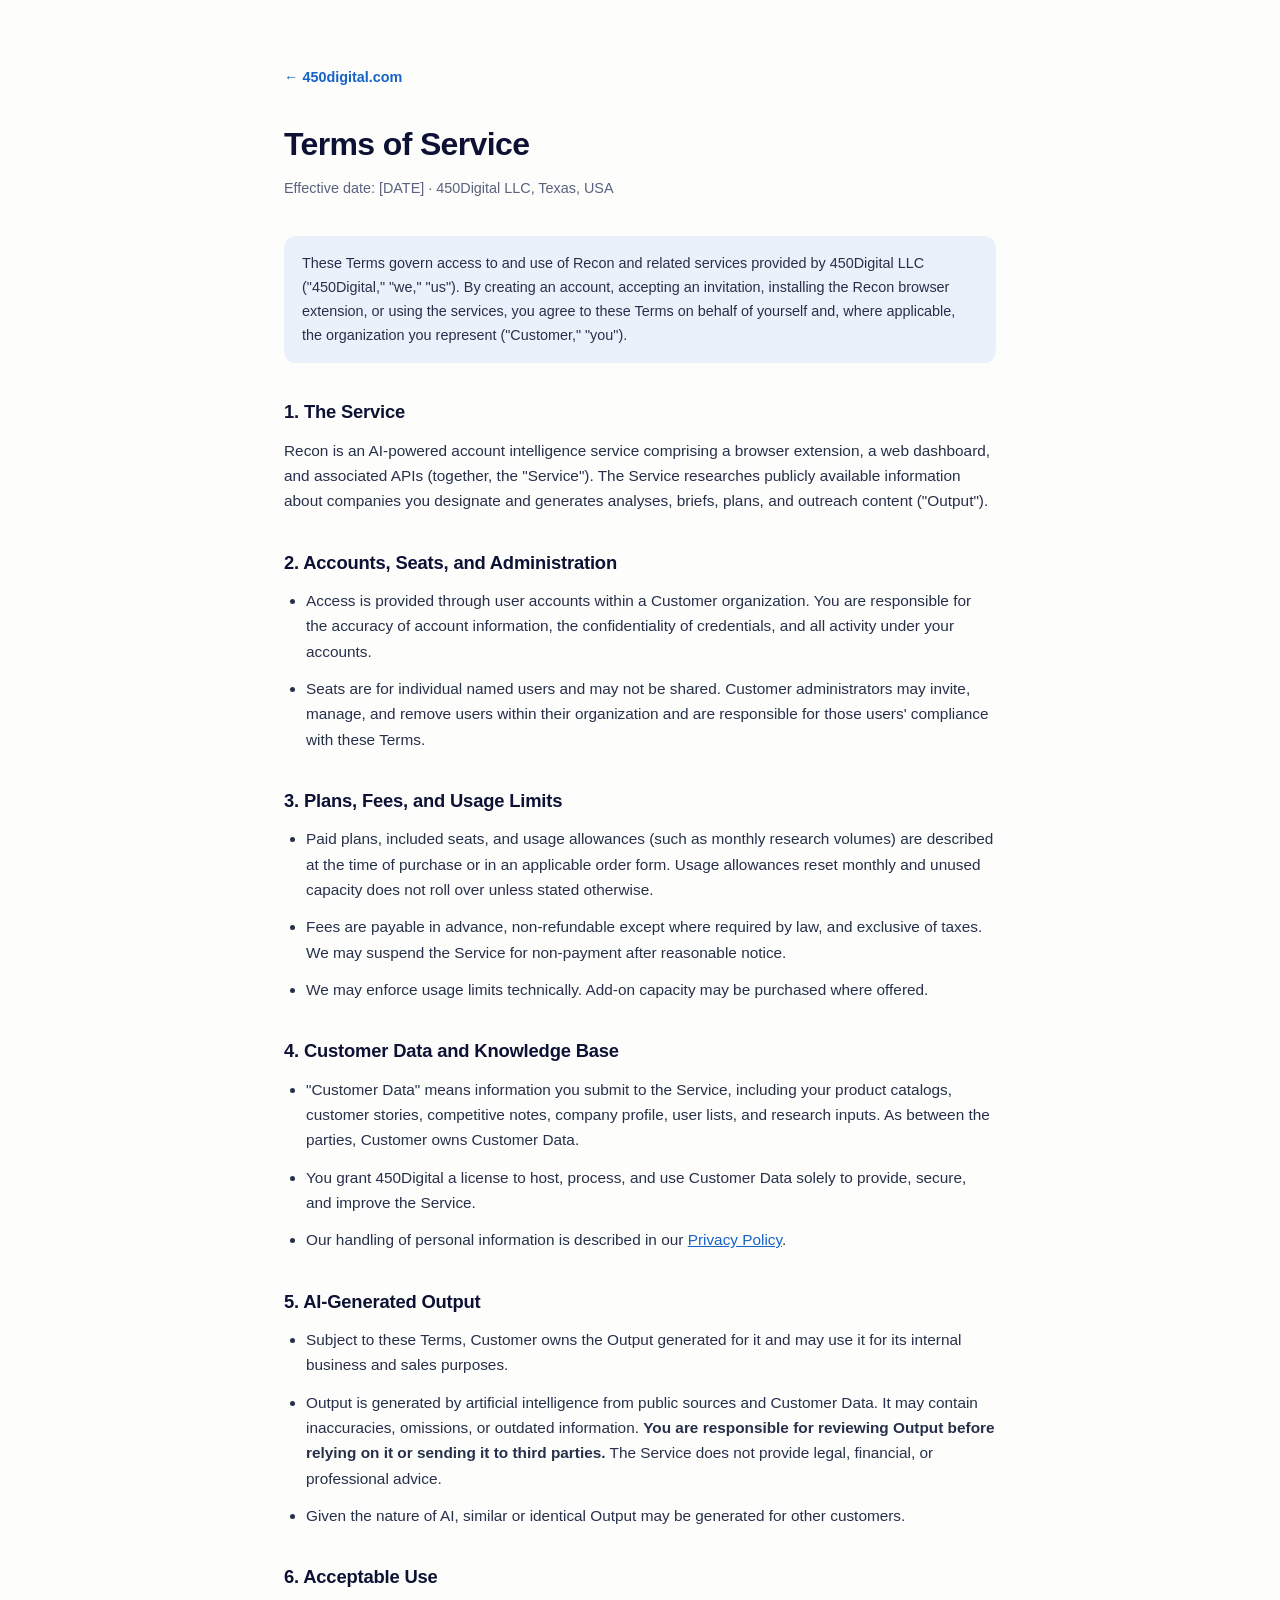
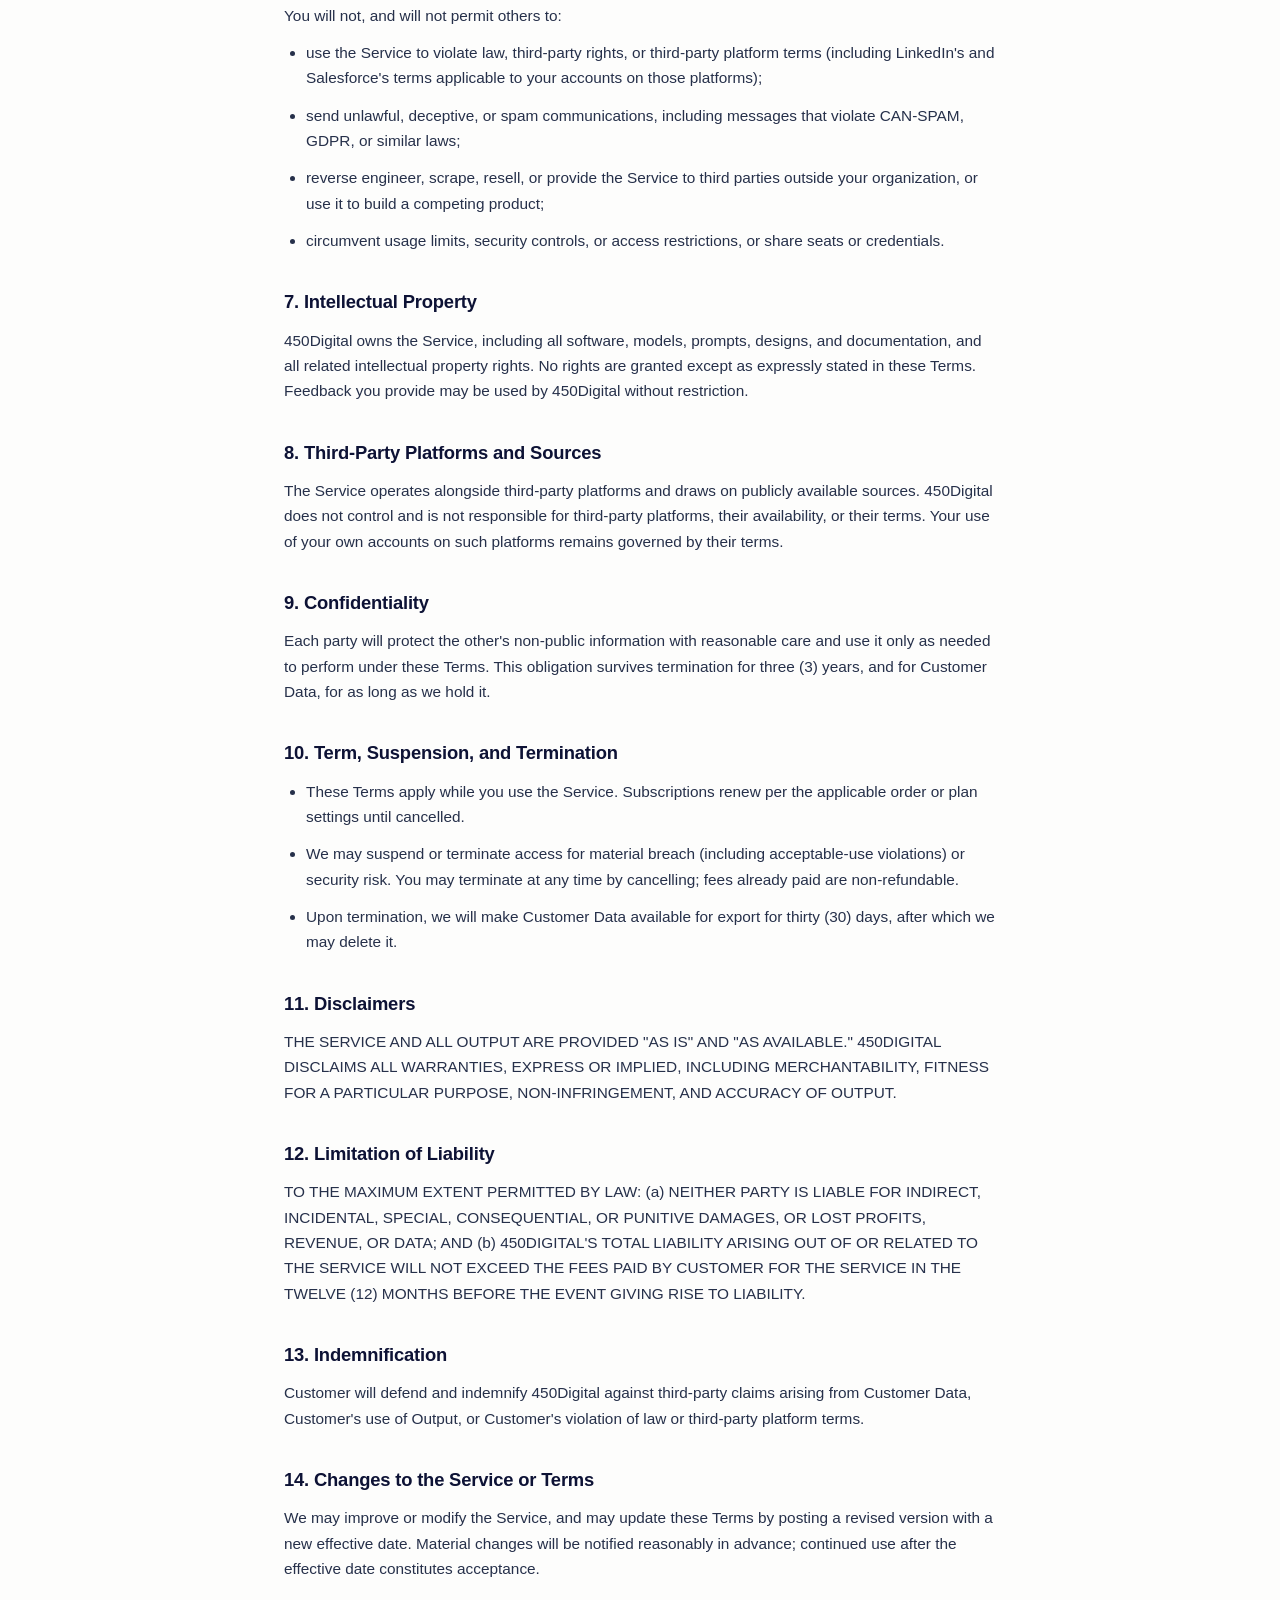
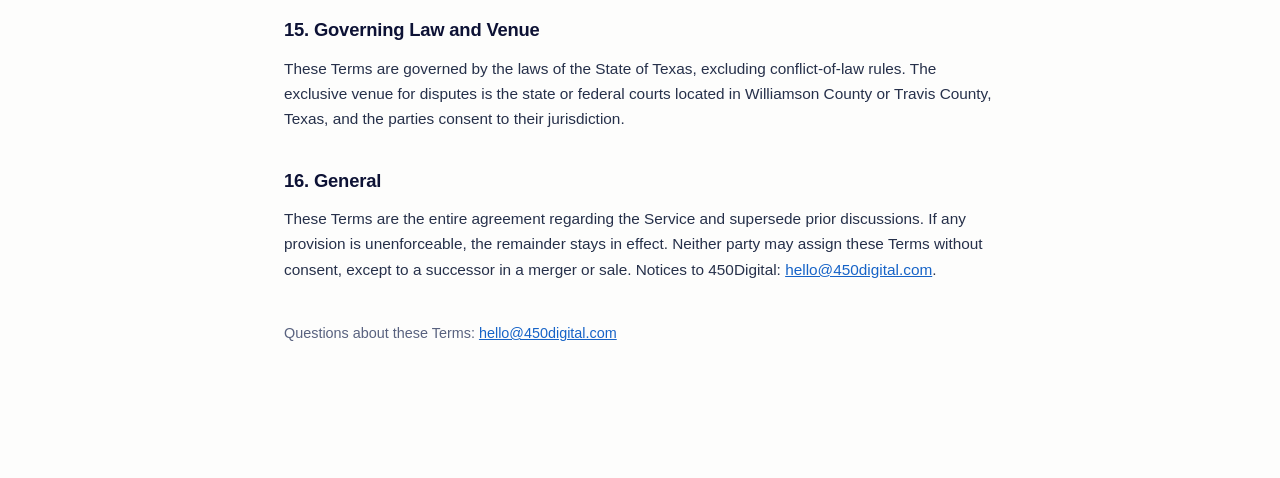
<file: terms.html>
<!DOCTYPE html>
<html lang="en">
<head>
  <meta charset="UTF-8" />
  <meta name="viewport" content="width=device-width, initial-scale=1.0" />
  <title>Terms of Service — 450Digital</title>
  <meta name="robots" content="index, follow" />
  <link rel="icon" type="image/svg+xml" href="/logo-icon.svg" />
  <style>
    :root { --ink:#0D1235; --smoke:#59627F; --accent:#1663C7; --line:#E2E7F1; --paper:#FDFDFC; }
    * { margin:0; padding:0; box-sizing:border-box; }
    body { font-family:'Inter',-apple-system,sans-serif; color:var(--ink); background:var(--paper); line-height:1.65; }
    .wrap { max-width:760px; margin:0 auto; padding:64px 24px 96px; }
    a { color:var(--accent); }
    h1 { font-size:2rem; letter-spacing:-0.02em; margin-bottom:6px; }
    .updated { color:var(--smoke); font-size:0.9rem; margin-bottom:36px; }
    h2 { font-size:1.15rem; margin:34px 0 10px; letter-spacing:-0.01em; }
    p, li { font-size:0.96rem; color:#26304a; margin-bottom:12px; }
    ul { padding-left:22px; margin-bottom:12px; }
    .home { display:inline-block; margin-bottom:28px; font-size:0.9rem; text-decoration:none; font-weight:600; }
    .notice { background:#EBF1FB; border-radius:12px; padding:16px 18px; font-size:0.9rem; color:#26304a; margin-bottom:32px; }
  </style>
</head>
<body>
  <div class="wrap">
    <a class="home" href="/">← 450digital.com</a>
    <h1>Terms of Service</h1>
    <div class="updated">Effective date: [DATE] · 450Digital LLC, Texas, USA</div>

    <div class="notice">These Terms govern access to and use of Recon and related services provided by 450Digital LLC ("450Digital," "we," "us"). By creating an account, accepting an invitation, installing the Recon browser extension, or using the services, you agree to these Terms on behalf of yourself and, where applicable, the organization you represent ("Customer," "you").</div>

    <h2>1. The Service</h2>
    <p>Recon is an AI-powered account intelligence service comprising a browser extension, a web dashboard, and associated APIs (together, the "Service"). The Service researches publicly available information about companies you designate and generates analyses, briefs, plans, and outreach content ("Output").</p>

    <h2>2. Accounts, Seats, and Administration</h2>
    <ul>
      <li>Access is provided through user accounts within a Customer organization. You are responsible for the accuracy of account information, the confidentiality of credentials, and all activity under your accounts.</li>
      <li>Seats are for individual named users and may not be shared. Customer administrators may invite, manage, and remove users within their organization and are responsible for those users' compliance with these Terms.</li>
    </ul>

    <h2>3. Plans, Fees, and Usage Limits</h2>
    <ul>
      <li>Paid plans, included seats, and usage allowances (such as monthly research volumes) are described at the time of purchase or in an applicable order form. Usage allowances reset monthly and unused capacity does not roll over unless stated otherwise.</li>
      <li>Fees are payable in advance, non-refundable except where required by law, and exclusive of taxes. We may suspend the Service for non-payment after reasonable notice.</li>
      <li>We may enforce usage limits technically. Add-on capacity may be purchased where offered.</li>
    </ul>

    <h2>4. Customer Data and Knowledge Base</h2>
    <ul>
      <li>"Customer Data" means information you submit to the Service, including your product catalogs, customer stories, competitive notes, company profile, user lists, and research inputs. As between the parties, Customer owns Customer Data.</li>
      <li>You grant 450Digital a license to host, process, and use Customer Data solely to provide, secure, and improve the Service.</li>
      <li>Our handling of personal information is described in our <a href="/privacy.html">Privacy Policy</a>.</li>
    </ul>

    <h2>5. AI-Generated Output</h2>
    <ul>
      <li>Subject to these Terms, Customer owns the Output generated for it and may use it for its internal business and sales purposes.</li>
      <li>Output is generated by artificial intelligence from public sources and Customer Data. It may contain inaccuracies, omissions, or outdated information. <strong>You are responsible for reviewing Output before relying on it or sending it to third parties.</strong> The Service does not provide legal, financial, or professional advice.</li>
      <li>Given the nature of AI, similar or identical Output may be generated for other customers.</li>
    </ul>

    <h2>6. Acceptable Use</h2>
    <p>You will not, and will not permit others to:</p>
    <ul>
      <li>use the Service to violate law, third-party rights, or third-party platform terms (including LinkedIn's and Salesforce's terms applicable to your accounts on those platforms);</li>
      <li>send unlawful, deceptive, or spam communications, including messages that violate CAN-SPAM, GDPR, or similar laws;</li>
      <li>reverse engineer, scrape, resell, or provide the Service to third parties outside your organization, or use it to build a competing product;</li>
      <li>circumvent usage limits, security controls, or access restrictions, or share seats or credentials.</li>
    </ul>

    <h2>7. Intellectual Property</h2>
    <p>450Digital owns the Service, including all software, models, prompts, designs, and documentation, and all related intellectual property rights. No rights are granted except as expressly stated in these Terms. Feedback you provide may be used by 450Digital without restriction.</p>

    <h2>8. Third-Party Platforms and Sources</h2>
    <p>The Service operates alongside third-party platforms and draws on publicly available sources. 450Digital does not control and is not responsible for third-party platforms, their availability, or their terms. Your use of your own accounts on such platforms remains governed by their terms.</p>

    <h2>9. Confidentiality</h2>
    <p>Each party will protect the other's non-public information with reasonable care and use it only as needed to perform under these Terms. This obligation survives termination for three (3) years, and for Customer Data, for as long as we hold it.</p>

    <h2>10. Term, Suspension, and Termination</h2>
    <ul>
      <li>These Terms apply while you use the Service. Subscriptions renew per the applicable order or plan settings until cancelled.</li>
      <li>We may suspend or terminate access for material breach (including acceptable-use violations) or security risk. You may terminate at any time by cancelling; fees already paid are non-refundable.</li>
      <li>Upon termination, we will make Customer Data available for export for thirty (30) days, after which we may delete it.</li>
    </ul>

    <h2>11. Disclaimers</h2>
    <p>THE SERVICE AND ALL OUTPUT ARE PROVIDED "AS IS" AND "AS AVAILABLE." 450DIGITAL DISCLAIMS ALL WARRANTIES, EXPRESS OR IMPLIED, INCLUDING MERCHANTABILITY, FITNESS FOR A PARTICULAR PURPOSE, NON-INFRINGEMENT, AND ACCURACY OF OUTPUT.</p>

    <h2>12. Limitation of Liability</h2>
    <p>TO THE MAXIMUM EXTENT PERMITTED BY LAW: (a) NEITHER PARTY IS LIABLE FOR INDIRECT, INCIDENTAL, SPECIAL, CONSEQUENTIAL, OR PUNITIVE DAMAGES, OR LOST PROFITS, REVENUE, OR DATA; AND (b) 450DIGITAL'S TOTAL LIABILITY ARISING OUT OF OR RELATED TO THE SERVICE WILL NOT EXCEED THE FEES PAID BY CUSTOMER FOR THE SERVICE IN THE TWELVE (12) MONTHS BEFORE THE EVENT GIVING RISE TO LIABILITY.</p>

    <h2>13. Indemnification</h2>
    <p>Customer will defend and indemnify 450Digital against third-party claims arising from Customer Data, Customer's use of Output, or Customer's violation of law or third-party platform terms.</p>

    <h2>14. Changes to the Service or Terms</h2>
    <p>We may improve or modify the Service, and may update these Terms by posting a revised version with a new effective date. Material changes will be notified reasonably in advance; continued use after the effective date constitutes acceptance.</p>

    <h2>15. Governing Law and Venue</h2>
    <p>These Terms are governed by the laws of the State of Texas, excluding conflict-of-law rules. The exclusive venue for disputes is the state or federal courts located in Williamson County or Travis County, Texas, and the parties consent to their jurisdiction.</p>

    <h2>16. General</h2>
    <p>These Terms are the entire agreement regarding the Service and supersede prior discussions. If any provision is unenforceable, the remainder stays in effect. Neither party may assign these Terms without consent, except to a successor in a merger or sale. Notices to 450Digital: <a href="mailto:hello@450digital.com">hello@450digital.com</a>.</p>

    <p class="updated" style="margin-top:40px;">Questions about these Terms: <a href="mailto:hello@450digital.com">hello@450digital.com</a></p>
  </div>
</body>
</html>
</file>
